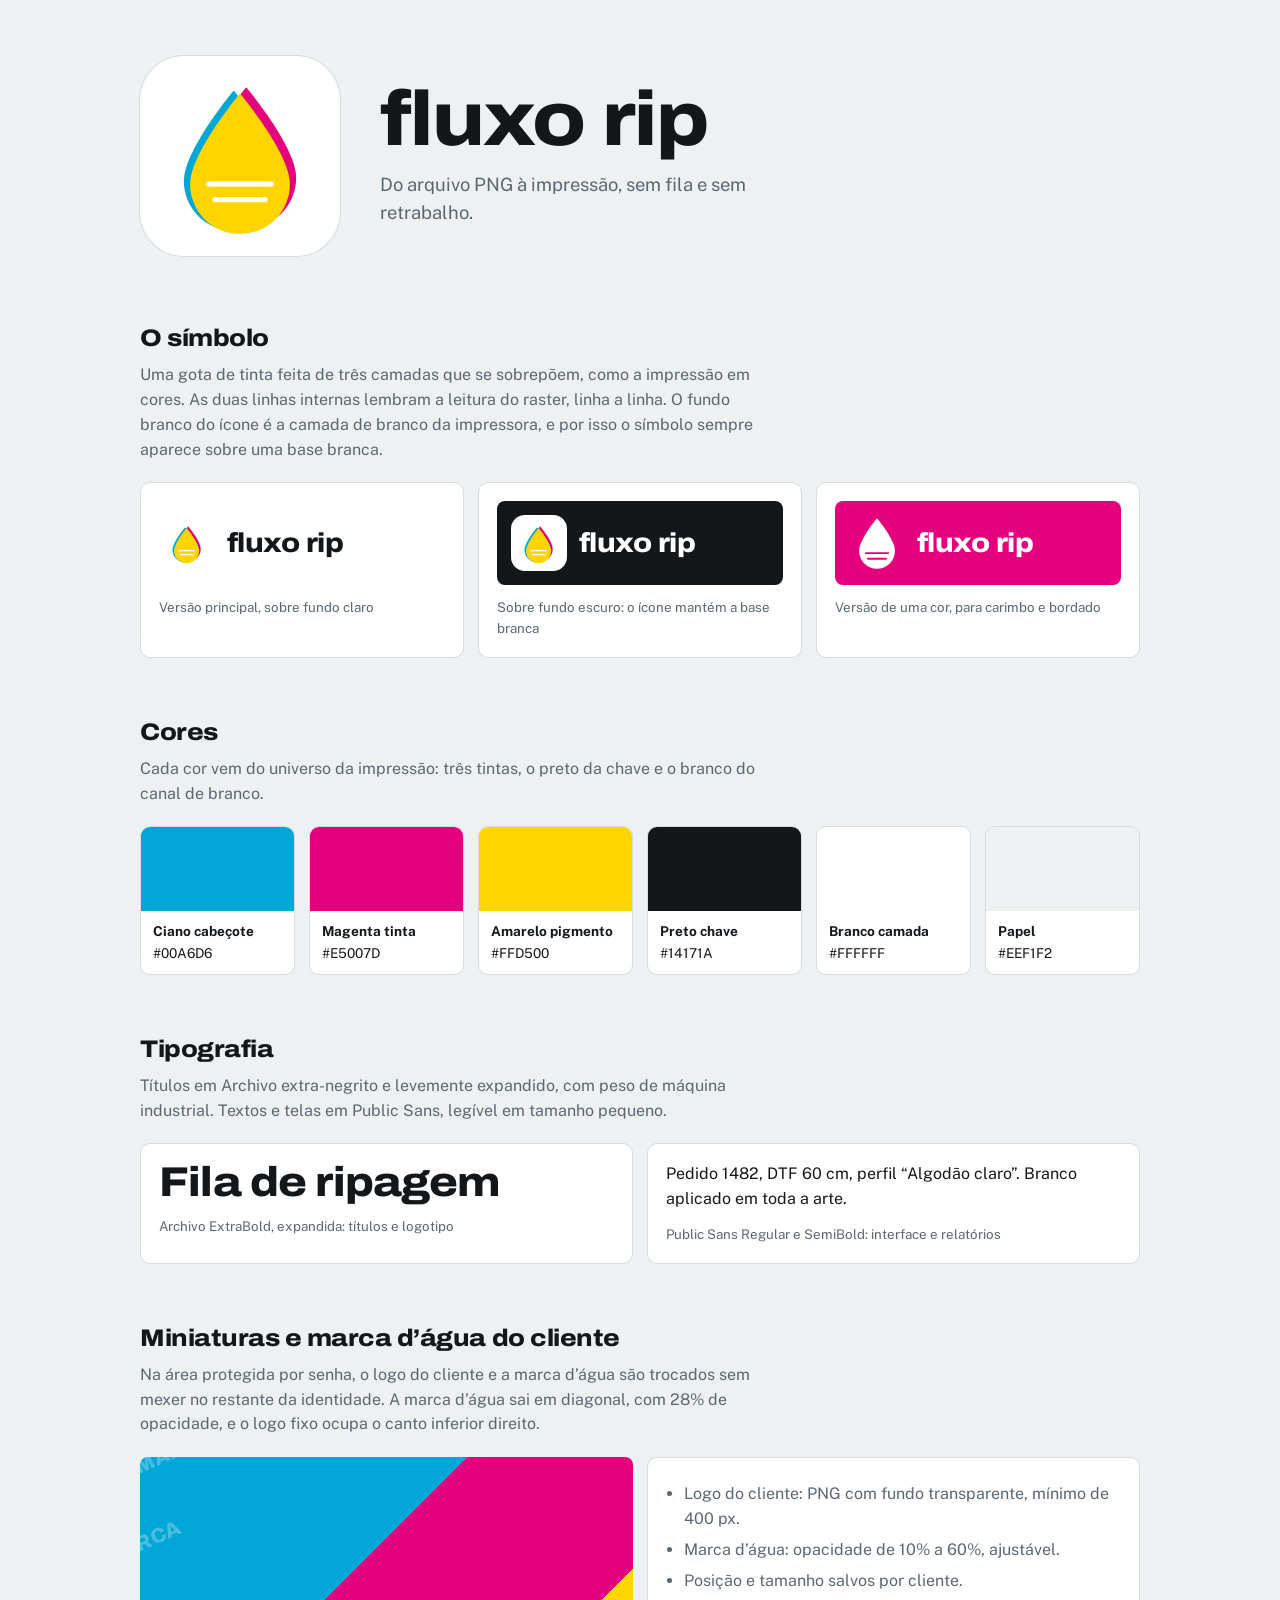
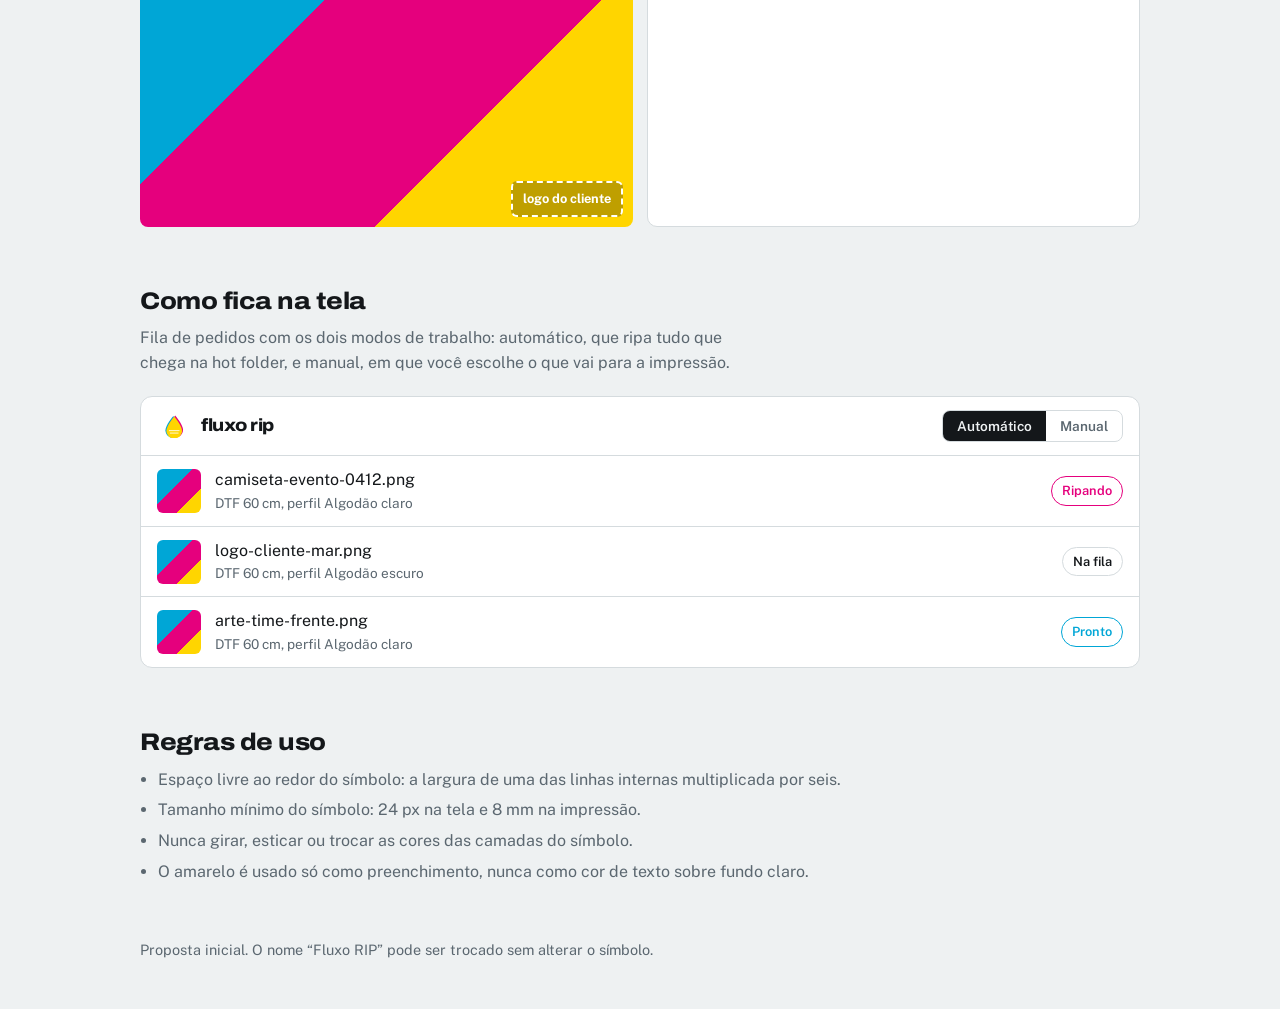
<file: referencias_identidade/Fluxo RIP – Identidade visual.html>
<!DOCTYPE html>
<html lang="pt-BR">
<head>
<meta charset="utf-8">
<meta name="viewport" content="width=device-width, initial-scale=1, viewport-fit=cover">
<title>Fluxo RIP – Identidade visual</title>
<link rel="preconnect" href="https://fonts.googleapis.com">
<link rel="stylesheet" href="https://fonts.googleapis.com/css2?family=Archivo:wdth,wght@100,400;112,800&family=Public+Sans:wght@400;600&display=swap">
<style>
:root{--bg:#EEF1F2;--surf:#fff;--ink:#14171A;--mut:#5B6770;--line:#D5DBDE;--c:#00A6D6;--m:#E5007D;--y:#FFD500;--cut:#fff;
box-sizing:border-box;padding-top:env(safe-area-inset-top,0px);padding-bottom:env(safe-area-inset-bottom,0px)}
@media (prefers-color-scheme:dark){:root:not([data-theme="light"]){--bg:#101316;--surf:#181C20;--ink:#E8ECEE;--mut:#9AA6AE;--line:#2A3036}}
:root[data-theme="dark"]{--bg:#101316;--surf:#181C20;--ink:#E8ECEE;--mut:#9AA6AE;--line:#2A3036}
*{box-sizing:border-box}
body{margin:0;background:var(--bg);color:var(--ink);font:400 16px/1.55 "Public Sans",system-ui,sans-serif}
.w{max-width:1040px;margin:0 auto;padding:0 20px}
h1,h2,.wm{font-family:Archivo,"Arial Narrow",Arial,sans-serif;font-stretch:112%;font-weight:800;letter-spacing:-.02em}
h2{font-size:1.5rem;margin:56px 0 6px}
p.s{color:var(--mut);margin:0 0 20px;max-width:62ch}
.hero{padding:56px 0 8px;display:flex;gap:40px;align-items:center;flex-wrap:wrap}
.tile{background:#fff;border-radius:22%;display:grid;place-items:center;color:#14171A;--cut:#fff}
.hero .tile{width:200px;height:200px;flex:none;box-shadow:0 0 0 1px var(--line)}
.hero .tile svg{width:78%;height:78%}
h1{font-size:clamp(2.6rem,8vw,4.8rem);line-height:.95;margin:0 0 14px}
.tag{font-size:1.15rem;max-width:34ch;margin:0;color:var(--mut)}
.grid{display:grid;gap:14px;grid-template-columns:repeat(auto-fit,minmax(220px,1fr))}
.card{background:var(--surf);border:1px solid var(--line);border-radius:10px;padding:18px;display:flex;flex-direction:column;gap:12px}
.card small{color:var(--mut)}
.lock{display:flex;align-items:center;gap:12px;min-height:84px}
.lock svg{width:56px;height:56px;flex:none}
.lock .wm{font-size:1.7rem}
.dk{background:#14171A;color:#fff;border-radius:8px;padding:14px;--cut:#14171A}
.dk .tile{width:56px;height:56px;border-radius:14px}
.mono{color:#fff;background:#E5007D;border-radius:8px;padding:14px;--cut:#E5007D}
.pal{display:grid;gap:14px;grid-template-columns:repeat(auto-fit,minmax(140px,1fr))}
.sw{border-radius:10px;overflow:hidden;border:1px solid var(--line);background:var(--surf)}
.sw i{display:block;height:84px}
.sw div{padding:10px 12px;font-size:.85rem}
.sw b{display:block}
.type{display:grid;gap:14px;grid-template-columns:repeat(auto-fit,minmax(280px,1fr))}
.big{font-family:Archivo,Arial,sans-serif;font-stretch:112%;font-weight:800;font-size:2.6rem;line-height:1;letter-spacing:-.02em}
.th{position:relative;aspect-ratio:4/3;border-radius:8px;overflow:hidden;background:linear-gradient(135deg,#00A6D6 0 38%,#E5007D 38% 70%,#FFD500 70%)}
.th:before{content:"SUA MARCA   SUA MARCA   SUA MARCA   SUA MARCA   SUA MARCA   SUA MARCA";position:absolute;inset:-30%;transform:rotate(-24deg);color:#fff;opacity:.28;font:800 1.3rem/3.4 Archivo,Arial,sans-serif;word-spacing:1rem;overflow:hidden;pointer-events:none}
.th b{position:absolute;right:10px;bottom:10px;border:2px dashed #fff;color:#fff;border-radius:6px;padding:6px 10px;font-size:.8rem;background:rgba(0,0,0,.25)}
.ui{background:var(--surf);border:1px solid var(--line);border-radius:12px;overflow:hidden}
.bar{display:flex;justify-content:space-between;align-items:center;gap:12px;flex-wrap:wrap;padding:12px 16px;border-bottom:1px solid var(--line)}
.bar .lk{display:flex;align-items:center;gap:10px}
.bar .lk .tile{width:34px;height:34px;border-radius:9px}
.seg{display:inline-flex;border:1px solid var(--line);border-radius:8px;overflow:hidden}
.seg button{font:600 .85rem "Public Sans",sans-serif;padding:7px 14px;border:0;background:transparent;color:var(--mut);cursor:pointer}
.seg button[aria-pressed="true"]{background:var(--ink);color:var(--bg)}
.seg button:focus-visible{outline:3px solid var(--c);outline-offset:-3px}
.row{display:grid;grid-template-columns:44px 1fr auto;gap:14px;align-items:center;padding:12px 16px;border-bottom:1px solid var(--line)}
.row:last-child{border:0}
.row i{width:44px;height:44px;border-radius:6px;background:linear-gradient(135deg,var(--c) 0 40%,var(--m) 40% 72%,var(--y) 72%)}
.row span{color:var(--mut);font-size:.85rem;display:block}
.chip{font-size:.8rem;font-weight:600;padding:4px 10px;border-radius:99px;border:1px solid var(--line)}
.on{border-color:var(--m);color:var(--m)}
.ok{border-color:var(--c);color:var(--c)}
ul.r{margin:0;padding-left:18px;color:var(--mut)}
ul.r li{margin:6px 0}
footer{padding:48px 0;color:var(--mut);font-size:.9rem}
@media (prefers-reduced-motion:no-preference){.hero .tile{animation:in .6s ease-out}@keyframes in{from{transform:scale(.92);opacity:0}}}
</style>
</head>
<body>
<svg width="0" height="0" style="position:absolute" aria-hidden="true">
<symbol id="mark" viewBox="0 0 100 100">
<g style="mix-blend-mode:multiply">
<path transform="translate(-4 2)" fill="#00A6D6" d="M50 6C50 6 18 44 18 64a32 32 0 0 0 64 0C82 44 50 6 50 6Z"/>
<path transform="translate(4 0)" fill="#E5007D" d="M50 6C50 6 18 44 18 64a32 32 0 0 0 64 0C82 44 50 6 50 6Z"/>
<path transform="translate(0 4)" fill="#FFD500" d="M50 6C50 6 18 44 18 64a32 32 0 0 0 64 0C82 44 50 6 50 6Z"/>
</g>
<g stroke="var(--cut)" stroke-width="3.4" stroke-linecap="round"><path d="M30 68H70"/><path d="M34 78H66"/></g>
</symbol>
<symbol id="one" viewBox="0 0 100 100">
<path fill="currentColor" d="M50 6C50 6 18 44 18 64a32 32 0 0 0 64 0C82 44 50 6 50 6Z"/>
<g stroke="var(--cut)" stroke-width="3.4" stroke-linecap="round"><path d="M30 68H70"/><path d="M34 78H66"/></g>
</symbol>
</svg>

<div class="w">
<header class="hero">
<div class="tile"><svg role="img" aria-label="Símbolo do Fluxo RIP"><use href="#mark"/></svg></div>
<div>
<h1>fluxo rip</h1>
<p class="tag">Do arquivo PNG à impressão, sem fila e sem retrabalho.</p>
</div>
</header>

<h2>O símbolo</h2>
<p class="s">Uma gota de tinta feita de três camadas que se sobrepõem, como a impressão em cores. As duas linhas internas lembram a leitura do raster, linha a linha. O fundo branco do ícone é a camada de branco da impressora, e por isso o símbolo sempre aparece sobre uma base branca.</p>
<div class="grid">
<div class="card"><div class="lock"><div class="tile" style="width:56px;height:56px;border-radius:14px"><svg style="width:70%;height:70%"><use href="#mark"/></svg></div><span class="wm">fluxo rip</span></div><small>Versão principal, sobre fundo claro</small></div>
<div class="card"><div class="dk lock"><div class="tile"><svg style="width:70%;height:70%"><use href="#mark"/></svg></div><span class="wm">fluxo rip</span></div><small>Sobre fundo escuro: o ícone mantém a base branca</small></div>
<div class="card"><div class="mono lock"><svg style="color:#fff"><use href="#one"/></svg><span class="wm">fluxo rip</span></div><small>Versão de uma cor, para carimbo e bordado</small></div>
</div>

<h2>Cores</h2>
<p class="s">Cada cor vem do universo da impressão: três tintas, o preto da chave e o branco do canal de branco.</p>
<div class="pal">
<div class="sw"><i style="background:#00A6D6"></i><div><b>Ciano cabeçote</b>#00A6D6</div></div>
<div class="sw"><i style="background:#E5007D"></i><div><b>Magenta tinta</b>#E5007D</div></div>
<div class="sw"><i style="background:#FFD500"></i><div><b>Amarelo pigmento</b>#FFD500</div></div>
<div class="sw"><i style="background:#14171A"></i><div><b>Preto chave</b>#14171A</div></div>
<div class="sw"><i style="background:#fff"></i><div><b>Branco camada</b>#FFFFFF</div></div>
<div class="sw"><i style="background:#EEF1F2"></i><div><b>Papel</b>#EEF1F2</div></div>
</div>

<h2>Tipografia</h2>
<p class="s">Títulos em Archivo extra-negrito e levemente expandido, com peso de máquina industrial. Textos e telas em Public Sans, legível em tamanho pequeno.</p>
<div class="type">
<div class="card"><div class="big">Fila de ripagem</div><small>Archivo ExtraBold, expandida: títulos e logotipo</small></div>
<div class="card"><p style="margin:0">Pedido 1482, DTF 60 cm, perfil “Algodão claro”. Branco aplicado em toda a arte.</p><small>Public Sans Regular e SemiBold: interface e relatórios</small></div>
</div>

<h2>Miniaturas e marca d’água do cliente</h2>
<p class="s">Na área protegida por senha, o logo do cliente e a marca d’água são trocados sem mexer no restante da identidade. A marca d’água sai em diagonal, com 28% de opacidade, e o logo fixo ocupa o canto inferior direito.</p>
<div class="grid">
<div class="th" role="img" aria-label="Exemplo de miniatura com marca d’água"><b>logo do cliente</b></div>
<div class="card"><ul class="r"><li>Logo do cliente: PNG com fundo transparente, mínimo de 400 px.</li><li>Marca d’água: opacidade de 10% a 60%, ajustável.</li><li>Posição e tamanho salvos por cliente.</li></ul></div>
</div>

<h2>Como fica na tela</h2>
<p class="s">Fila de pedidos com os dois modos de trabalho: automático, que ripa tudo que chega na hot folder, e manual, em que você escolhe o que vai para a impressão.</p>
<div class="ui">
<div class="bar"><div class="lk"><div class="tile"><svg style="width:72%;height:72%"><use href="#mark"/></svg></div><span class="wm" style="font-size:1.1rem">fluxo rip</span></div>
<div class="seg" role="group" aria-label="Modo de ripagem"><button type="button" aria-pressed="true">Automático</button><button type="button" aria-pressed="false">Manual</button></div></div>
<div class="row"><i></i><div>camiseta-evento-0412.png<span>DTF 60 cm, perfil Algodão claro</span></div><em class="chip on" style="font-style:normal">Ripando</em></div>
<div class="row"><i></i><div>logo-cliente-mar.png<span>DTF 60 cm, perfil Algodão escuro</span></div><em class="chip" style="font-style:normal">Na fila</em></div>
<div class="row"><i></i><div>arte-time-frente.png<span>DTF 60 cm, perfil Algodão claro</span></div><em class="chip ok" style="font-style:normal">Pronto</em></div>
</div>

<h2>Regras de uso</h2>
<ul class="r">
<li>Espaço livre ao redor do símbolo: a largura de uma das linhas internas multiplicada por seis.</li>
<li>Tamanho mínimo do símbolo: 24 px na tela e 8 mm na impressão.</li>
<li>Nunca girar, esticar ou trocar as cores das camadas do símbolo.</li>
<li>O amarelo é usado só como preenchimento, nunca como cor de texto sobre fundo claro.</li>
</ul>
<footer>Proposta inicial. O nome “Fluxo RIP” pode ser trocado sem alterar o símbolo.</footer>
</div>
<script>
document.querySelectorAll('.seg').forEach(function(g){g.addEventListener('click',function(e){var b=e.target.closest('button');if(!b)return;g.querySelectorAll('button').forEach(function(x){x.setAttribute('aria-pressed',x===b?'true':'false')})})});
</script>
</body>
</html>
</file>
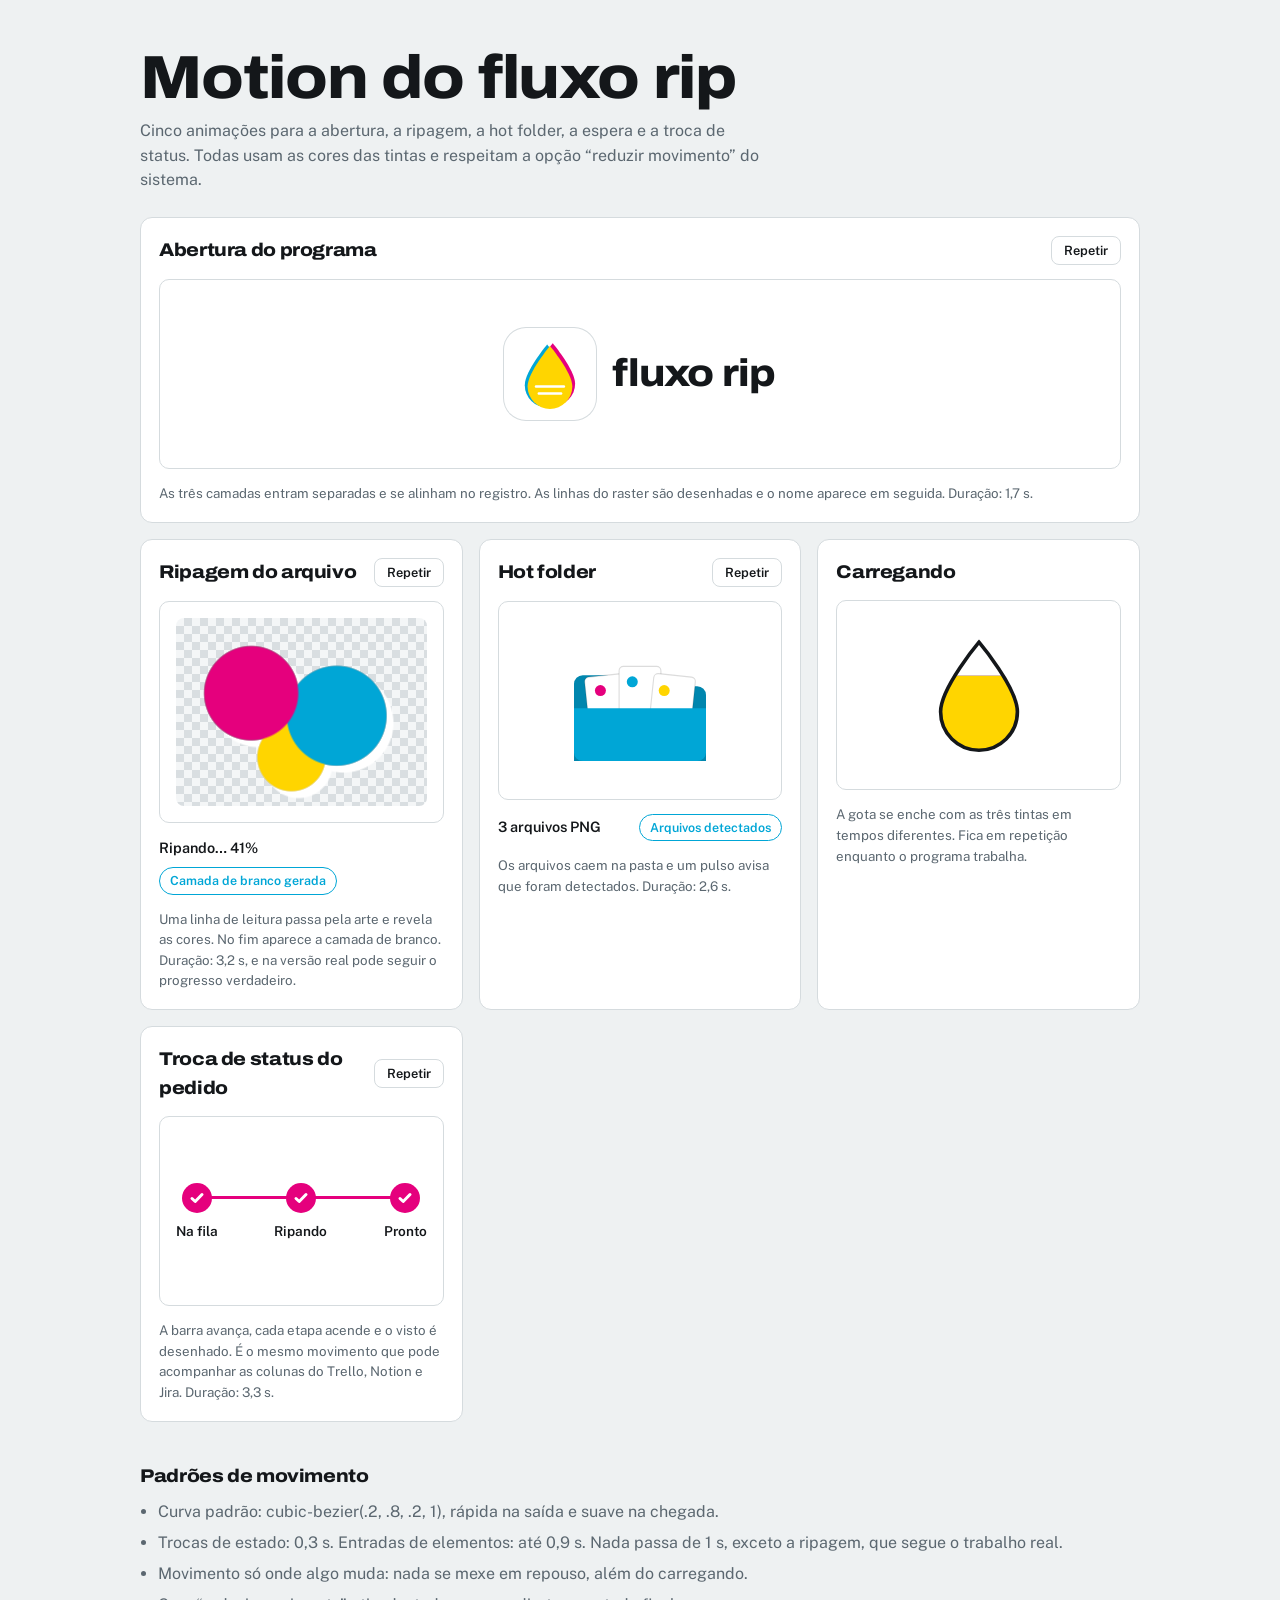
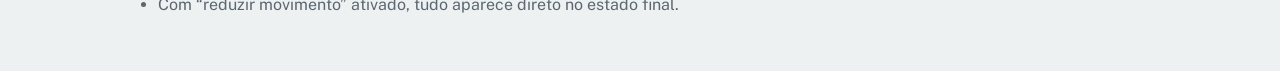
<file: referencias_identidade/Fluxo RIP – Motion graphics.html>
<!DOCTYPE html>
<html lang="pt-BR">
<head>
<meta charset="utf-8">
<meta name="viewport" content="width=device-width, initial-scale=1, viewport-fit=cover">
<title>Fluxo RIP – Motion graphics</title>
<link rel="stylesheet" href="https://fonts.googleapis.com/css2?family=Archivo:wdth,wght@100,400;112,800&family=Public+Sans:wght@400;600&display=swap">
<style>
:root{--bg:#EEF1F2;--surf:#fff;--ink:#14171A;--mut:#5B6770;--line:#D5DBDE;--c:#00A6D6;--m:#E5007D;--y:#FFD500;--k1:#d9dee1;--k2:#f4f6f7;--cut:#fff;--ez:cubic-bezier(.2,.8,.2,1);
box-sizing:border-box;padding-top:env(safe-area-inset-top,0px);padding-bottom:env(safe-area-inset-bottom,0px)}
@media (prefers-color-scheme:dark){:root:not([data-theme="light"]){--bg:#101316;--surf:#181C20;--ink:#E8ECEE;--mut:#9AA6AE;--line:#2A3036;--k1:#2a3036;--k2:#343b42}}
:root[data-theme="dark"]{--bg:#101316;--surf:#181C20;--ink:#E8ECEE;--mut:#9AA6AE;--line:#2A3036;--k1:#2a3036;--k2:#343b42}
*{box-sizing:border-box}
body{margin:0;background:var(--bg);color:var(--ink);font:400 16px/1.55 "Public Sans",system-ui,sans-serif}
.w{max-width:1040px;margin:0 auto;padding:0 20px 48px}
h1,h2,.wm{font-family:Archivo,"Arial Narrow",Arial,sans-serif;font-stretch:112%;font-weight:800;letter-spacing:-.02em}
h1{font-size:clamp(2.2rem,7vw,3.8rem);line-height:1;margin:48px 0 10px}
h2{font-size:1.15rem;margin:0}
.s{color:var(--mut);margin:0 0 24px;max-width:62ch}
.grid{display:grid;gap:16px;grid-template-columns:repeat(auto-fit,minmax(300px,1fr))}
.card{background:var(--surf);border:1px solid var(--line);border-radius:12px;padding:18px;display:flex;flex-direction:column;gap:14px}
.hd{display:flex;justify-content:space-between;align-items:center;gap:10px}
.card small{color:var(--mut)}
button.rp{font:600 .8rem "Public Sans",sans-serif;padding:6px 12px;border-radius:8px;border:1px solid var(--line);background:transparent;color:var(--ink);cursor:pointer}
button.rp:hover{border-color:var(--ink)}
button.rp:focus-visible{outline:3px solid var(--c);outline-offset:2px}
.stage{min-height:190px;border-radius:10px;border:1px solid var(--line);display:grid;place-items:center;padding:16px}
.wide{grid-column:1/-1}
/* 1 intro */
.intro{display:flex;align-items:center;gap:16px}
.intro .tile{width:92px;height:92px;border-radius:22px;background:#fff;display:grid;place-items:center;--cut:#fff;box-shadow:0 0 0 1px var(--line)}
.intro svg{width:76%;height:76%}
.intro .wm{font-size:2.4rem;clip-path:inset(0 -10% 0 0)}
.mx{mix-blend-mode:multiply}
.ln{stroke-dasharray:1;stroke-dashoffset:0}
.go .a1{animation:i1 .9s var(--ez) both}.go .a2{animation:i2 .9s .15s var(--ez) both}.go .a3{animation:i3 .9s .3s var(--ez) both}
@keyframes i1{from{transform:translate(-34px,-26px);opacity:0}}
@keyframes i2{from{transform:translate(34px,-20px);opacity:0}}
@keyframes i3{from{transform:translate(0,40px);opacity:0}}
.go .ln{animation:dr .6s .9s ease-out both}
@keyframes dr{from{stroke-dashoffset:1}}
.go .intro .wm{animation:rv .8s .8s var(--ez) both}
@keyframes rv{from{clip-path:inset(0 100% 0 0);transform:translateX(-14px)}to{clip-path:inset(0 -10% 0 0);transform:none}}
/* 2 ripagem */
.rip{position:relative;width:100%;max-width:300px;aspect-ratio:4/3;border-radius:8px;overflow:hidden;background:conic-gradient(var(--k1) 25%,var(--k2) 0 50%,var(--k1) 0 75%,var(--k2) 0) 0 0/16px 16px}
.art{position:absolute;inset:0;background:radial-gradient(circle at 30% 40%,#E5007D 0 22%,transparent 23%),radial-gradient(circle at 64% 52%,#00A6D6 0 26%,transparent 27%),radial-gradient(circle at 46% 74%,#FFD500 0 17%,transparent 18%)}
.gray{filter:grayscale(1) contrast(.7) brightness(1.1)}
.col{clip-path:inset(0 0 0 0)}
.wl{filter:brightness(0) invert(1);transform:translate(7px,7px)}
.scan{position:absolute;left:0;right:0;top:100%;height:3px;background:var(--c);box-shadow:0 0 14px 2px var(--c);opacity:0}
.go .scan{animation:sc 3.2s linear both}
@keyframes sc{0%{top:0;opacity:1}92%{opacity:1}100%{top:100%;opacity:0}}
.go .col{animation:rev 3.2s linear both}
@keyframes rev{from{clip-path:inset(0 0 100% 0)}to{clip-path:inset(0 0 0 0)}}
.go .wl{animation:fi .5s 3.3s both}
@keyframes fi{from{opacity:0}}
.meta{display:flex;justify-content:space-between;align-items:center;gap:8px;flex-wrap:wrap;font-weight:600;font-size:.9rem}
.chip{font-size:.78rem;font-weight:600;padding:3px 10px;border-radius:99px;border:1px solid var(--c);color:var(--c)}
.go .late{animation:up .4s 3.3s both}
@keyframes up{from{opacity:0;transform:translateY(6px)}}
/* 3 hot folder */
.hf{width:100%;max-width:220px}
.hf .ring{fill:none;stroke:var(--m);stroke-width:3;opacity:0;transform-box:fill-box;transform-origin:center}
.go .f1{animation:fd .9s .1s cubic-bezier(.3,.7,.3,1) both}.go .f2{animation:fd .9s .35s cubic-bezier(.3,.7,.3,1) both}.go .f3{animation:fd .9s .6s cubic-bezier(.3,.7,.3,1) both}
@keyframes fd{from{transform:translateY(-95px);opacity:0}35%{opacity:1}}
.go .ring{animation:pg 1.1s 1.5s ease-out both}
@keyframes pg{from{transform:scale(.5);opacity:.9}to{transform:scale(1.5);opacity:0}}
.go .late2{animation:up .4s 1.6s both}
/* 4 loader */
.ld{width:120px;height:120px}
.lq{animation:lq 2.4s ease-in-out infinite alternate;transform:translateY(34px)}
.lq.b{animation-delay:.2s}.lq.c{animation-delay:.4s}
@keyframes lq{from{transform:translateY(96px)}to{transform:translateY(8px)}}
/* 5 status */
.trk{position:relative;display:flex;justify-content:space-between;width:100%;max-width:340px;padding-top:2px}
.trk:before,.fill{content:"";position:absolute;left:14px;right:14px;top:15px;height:3px;background:var(--line)}
.fill{background:var(--m);transform-origin:left}
.go .fill{animation:gw 3s linear both}
@keyframes gw{from{transform:scaleX(0)}}
.nd{position:relative;display:flex;flex-direction:column;align-items:center;gap:8px;font-size:.85rem;font-weight:600}
.nd b{width:30px;height:30px;border-radius:50%;background:var(--m);display:grid;place-items:center}
.nd svg{width:16px;height:16px;fill:none;stroke:#fff;stroke-width:3;stroke-linecap:round;stroke-linejoin:round}
.nd path{stroke-dasharray:1;stroke-dashoffset:0}
.go .n2 b{animation:lit .3s 1.5s both}.go .n3 b{animation:lit .3s 3s both}
.go .n2 path{animation:dr .4s 1.5s both}.go .n3 path{animation:dr .4s 3s both}.go .n1 path{animation:dr .4s .1s both}
@keyframes lit{from{background:var(--surf);box-shadow:inset 0 0 0 3px var(--line)}}
ul.r{margin:0;padding-left:18px;color:var(--mut)}ul.r li{margin:6px 0}
@media (prefers-reduced-motion:reduce){*,*:before{animation:none!important}}
</style>
</head>
<body>
<div class="w">
<h1>Motion do fluxo rip</h1>
<p class="s">Cinco animações para a abertura, a ripagem, a hot folder, a espera e a troca de status. Todas usam as cores das tintas e respeitam a opção “reduzir movimento” do sistema.</p>

<svg width="0" height="0" style="position:absolute" aria-hidden="true"><defs><clipPath id="dc"><path d="M50 6C50 6 18 44 18 64a32 32 0 0 0 64 0C82 44 50 6 50 6Z"/></clipPath></defs></svg>

<div class="grid">

<section class="card wide" data-m>
<div class="hd"><h2>Abertura do programa</h2><button class="rp" type="button">Repetir</button></div>
<div class="stage"><div class="intro">
<div class="tile"><svg viewBox="0 0 100 100" role="img" aria-label="Símbolo do Fluxo RIP">
<g class="mx">
<g class="a1"><path transform="translate(-4 2)" fill="#00A6D6" d="M50 6C50 6 18 44 18 64a32 32 0 0 0 64 0C82 44 50 6 50 6Z"/></g>
<g class="a2"><path transform="translate(4 0)" fill="#E5007D" d="M50 6C50 6 18 44 18 64a32 32 0 0 0 64 0C82 44 50 6 50 6Z"/></g>
<g class="a3"><path transform="translate(0 4)" fill="#FFD500" d="M50 6C50 6 18 44 18 64a32 32 0 0 0 64 0C82 44 50 6 50 6Z"/></g>
</g>
<g stroke="#fff" stroke-width="3.4" stroke-linecap="round" fill="none"><path class="ln" pathLength="1" d="M30 68H70"/><path class="ln" pathLength="1" d="M34 78H66"/></g>
</svg></div>
<span class="wm">fluxo rip</span></div></div>
<small>As três camadas entram separadas e se alinham no registro. As linhas do raster são desenhadas e o nome aparece em seguida. Duração: 1,7 s.</small>
</section>

<section class="card" data-m data-rip>
<div class="hd"><h2>Ripagem do arquivo</h2><button class="rp" type="button">Repetir</button></div>
<div class="stage"><div class="rip" role="img" aria-label="Arte em PNG sendo ripada, da versão cinza para a colorida"><div class="art wl"></div><div class="art gray"></div><div class="art col"></div><div class="scan"></div></div></div>
<div class="meta"><span id="pct">Ripado</span><span class="chip late">Camada de branco gerada</span></div>
<small>Uma linha de leitura passa pela arte e revela as cores. No fim aparece a camada de branco. Duração: 3,2 s, e na versão real pode seguir o progresso verdadeiro.</small>
</section>

<section class="card" data-m>
<div class="hd"><h2>Hot folder</h2><button class="rp" type="button">Repetir</button></div>
<div class="stage"><svg class="hf" viewBox="0 0 200 150" role="img" aria-label="Arquivos caindo na pasta monitorada">
<path d="M40 130V60a8 8 0 0 1 8-8h30l10 10h64a8 8 0 0 1 8 8v60z" fill="#0086AE"/>
<g class="f1"><rect x="52" y="52" width="38" height="54" rx="4" fill="#fff" stroke="#14171A" stroke-opacity=".15" transform="rotate(-6 71 79)"/><circle cx="64" cy="66" r="5" fill="#E5007D"/></g>
<g class="f2"><rect x="81" y="44" width="38" height="54" rx="4" fill="#fff" stroke="#14171A" stroke-opacity=".15"/><circle cx="93" cy="58" r="5" fill="#00A6D6"/></g>
<g class="f3"><rect x="110" y="52" width="38" height="54" rx="4" fill="#fff" stroke="#14171A" stroke-opacity=".15" transform="rotate(6 129 79)"/><circle cx="122" cy="66" r="5" fill="#FFD500"/></g>
<path d="M40 82h120v40a8 8 0 0 1-8 8H48a8 8 0 0 1-8-8z" fill="#00A6D6"/>
<circle class="ring" cx="100" cy="100" r="56"/>
</svg></div>
<div class="meta"><span>3 arquivos PNG</span><span class="chip late2">Arquivos detectados</span></div>
<small>Os arquivos caem na pasta e um pulso avisa que foram detectados. Duração: 2,6 s.</small>
</section>

<section class="card">
<div class="hd"><h2>Carregando</h2></div>
<div class="stage"><svg class="ld" viewBox="0 0 100 100" role="img" aria-label="Carregando">
<g clip-path="url(#dc)"><g class="mx">
<rect class="lq" width="100" height="100" fill="#00A6D6"/><rect class="lq b" width="100" height="100" fill="#E5007D"/><rect class="lq c" width="100" height="100" fill="#FFD500"/></g></g>
<path d="M50 6C50 6 18 44 18 64a32 32 0 0 0 64 0C82 44 50 6 50 6Z" fill="none" stroke="currentColor" stroke-width="3"/>
</svg></div>
<small>A gota se enche com as três tintas em tempos diferentes. Fica em repetição enquanto o programa trabalha.</small>
</section>

<section class="card" data-m>
<div class="hd"><h2>Troca de status do pedido</h2><button class="rp" type="button">Repetir</button></div>
<div class="stage"><div class="trk"><i class="fill"></i>
<div class="nd n1"><b><svg viewBox="0 0 16 16"><path pathLength="1" d="M3 8.5l3.2 3L13 4.5"/></svg></b>Na fila</div>
<div class="nd n2"><b><svg viewBox="0 0 16 16"><path pathLength="1" d="M3 8.5l3.2 3L13 4.5"/></svg></b>Ripando</div>
<div class="nd n3"><b><svg viewBox="0 0 16 16"><path pathLength="1" d="M3 8.5l3.2 3L13 4.5"/></svg></b>Pronto</div>
</div></div>
<small>A barra avança, cada etapa acende e o visto é desenhado. É o mesmo movimento que pode acompanhar as colunas do Trello, Notion e Jira. Duração: 3,3 s.</small>
</section>

</div>

<h2 style="margin-top:40px">Padrões de movimento</h2>
<ul class="r" style="margin-top:10px">
<li>Curva padrão: cubic-bezier(.2, .8, .2, 1), rápida na saída e suave na chegada.</li>
<li>Trocas de estado: 0,3 s. Entradas de elementos: até 0,9 s. Nada passa de 1 s, exceto a ripagem, que segue o trabalho real.</li>
<li>Movimento só onde algo muda: nada se mexe em repouso, além do carregando.</li>
<li>Com “reduzir movimento” ativado, tudo aparece direto no estado final.</li>
</ul>
</div>
<script>
(function(){
var reduce=matchMedia('(prefers-reduced-motion:reduce)').matches;
function pct(card){
 var el=card.querySelector('#pct');if(!el||reduce)return;
 var t0=performance.now();
 (function f(t){var p=Math.min(1,(t-t0)/3200);el.textContent=p<1?'Ripando… '+Math.round(p*100)+'%':'Ripado';if(p<1)requestAnimationFrame(f)})(t0);
}
function play(card){
 card.classList.remove('go');void card.offsetWidth;card.classList.add('go');
 if(card.hasAttribute('data-rip'))pct(card);
}
var cards=document.querySelectorAll('[data-m]');
cards.forEach(function(c){var b=c.querySelector('button.rp');if(b)b.addEventListener('click',function(){play(c)})});
if('IntersectionObserver' in window){
 var io=new IntersectionObserver(function(es){es.forEach(function(e){if(e.isIntersecting){play(e.target);io.unobserve(e.target)}})},{threshold:.4});
 cards.forEach(function(c){io.observe(c)});
}else{cards.forEach(play)}
})();
</script>
</body>
</html>
</file>
